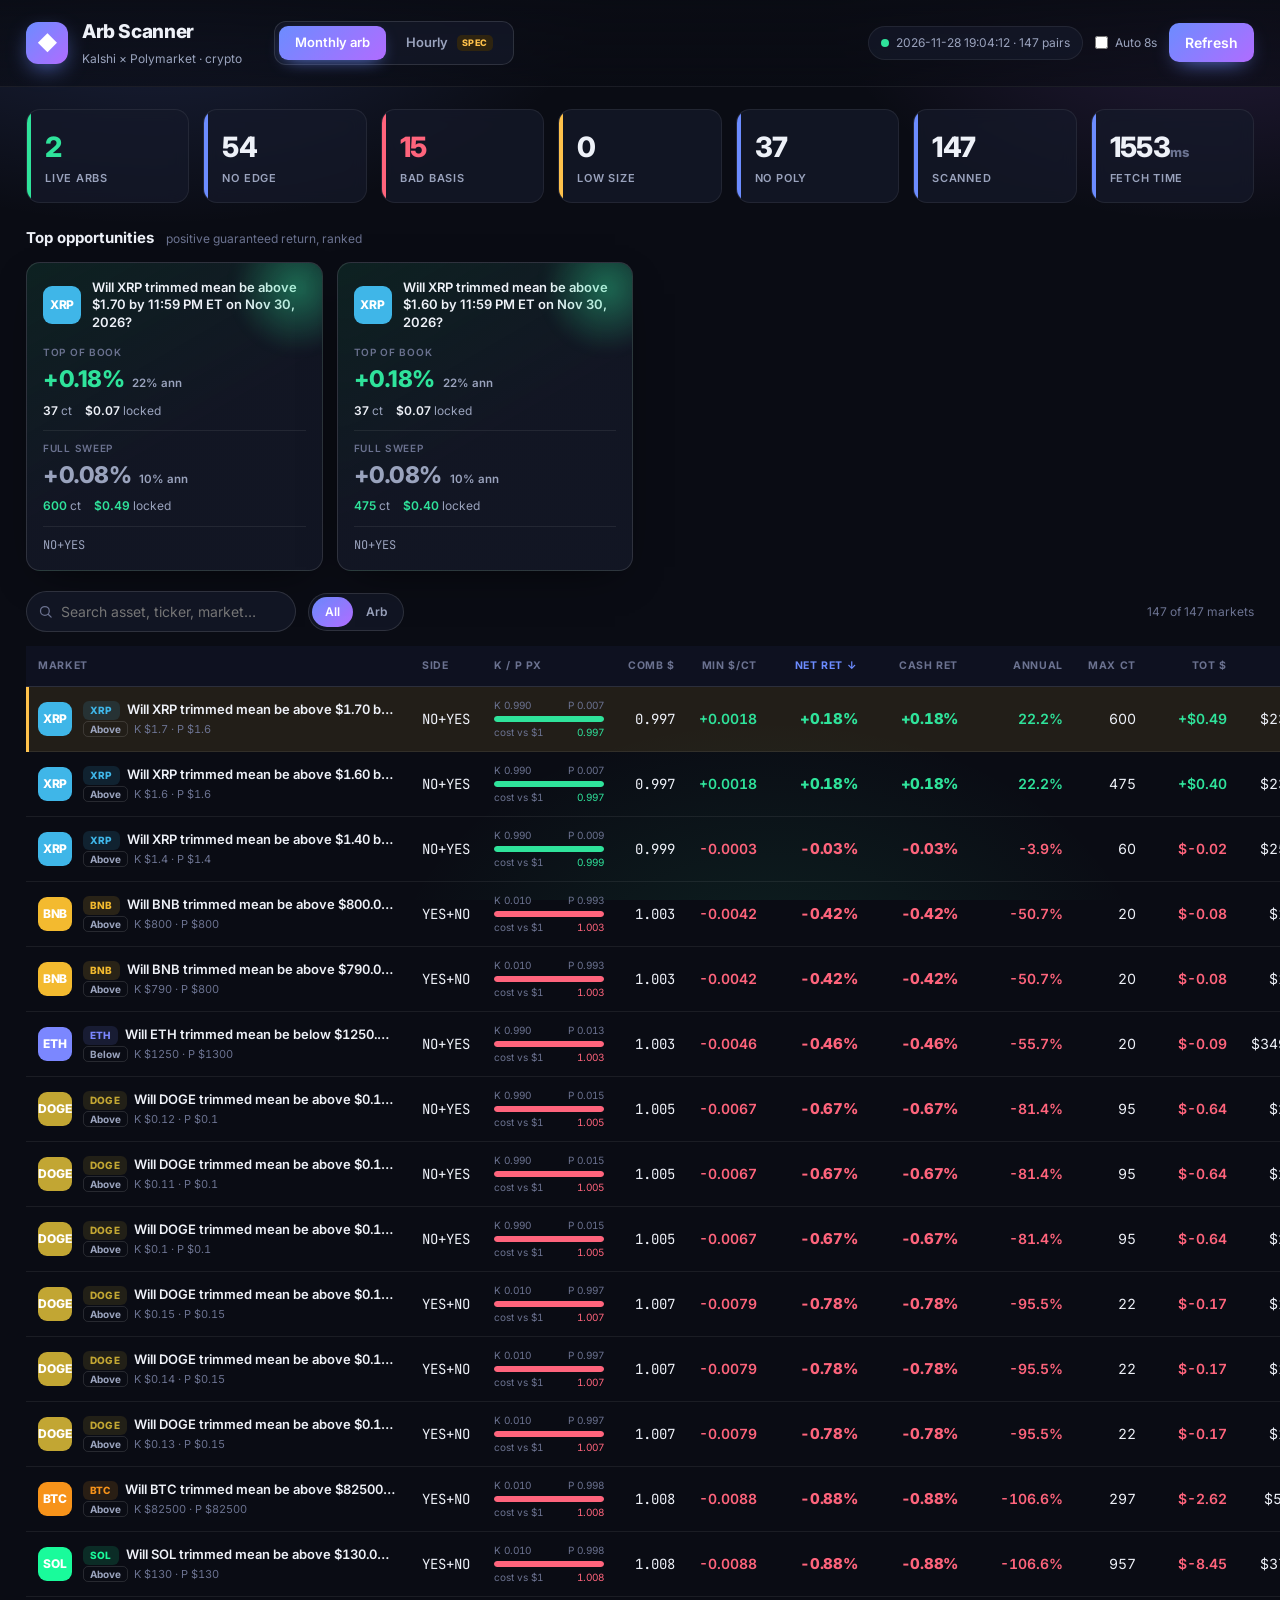
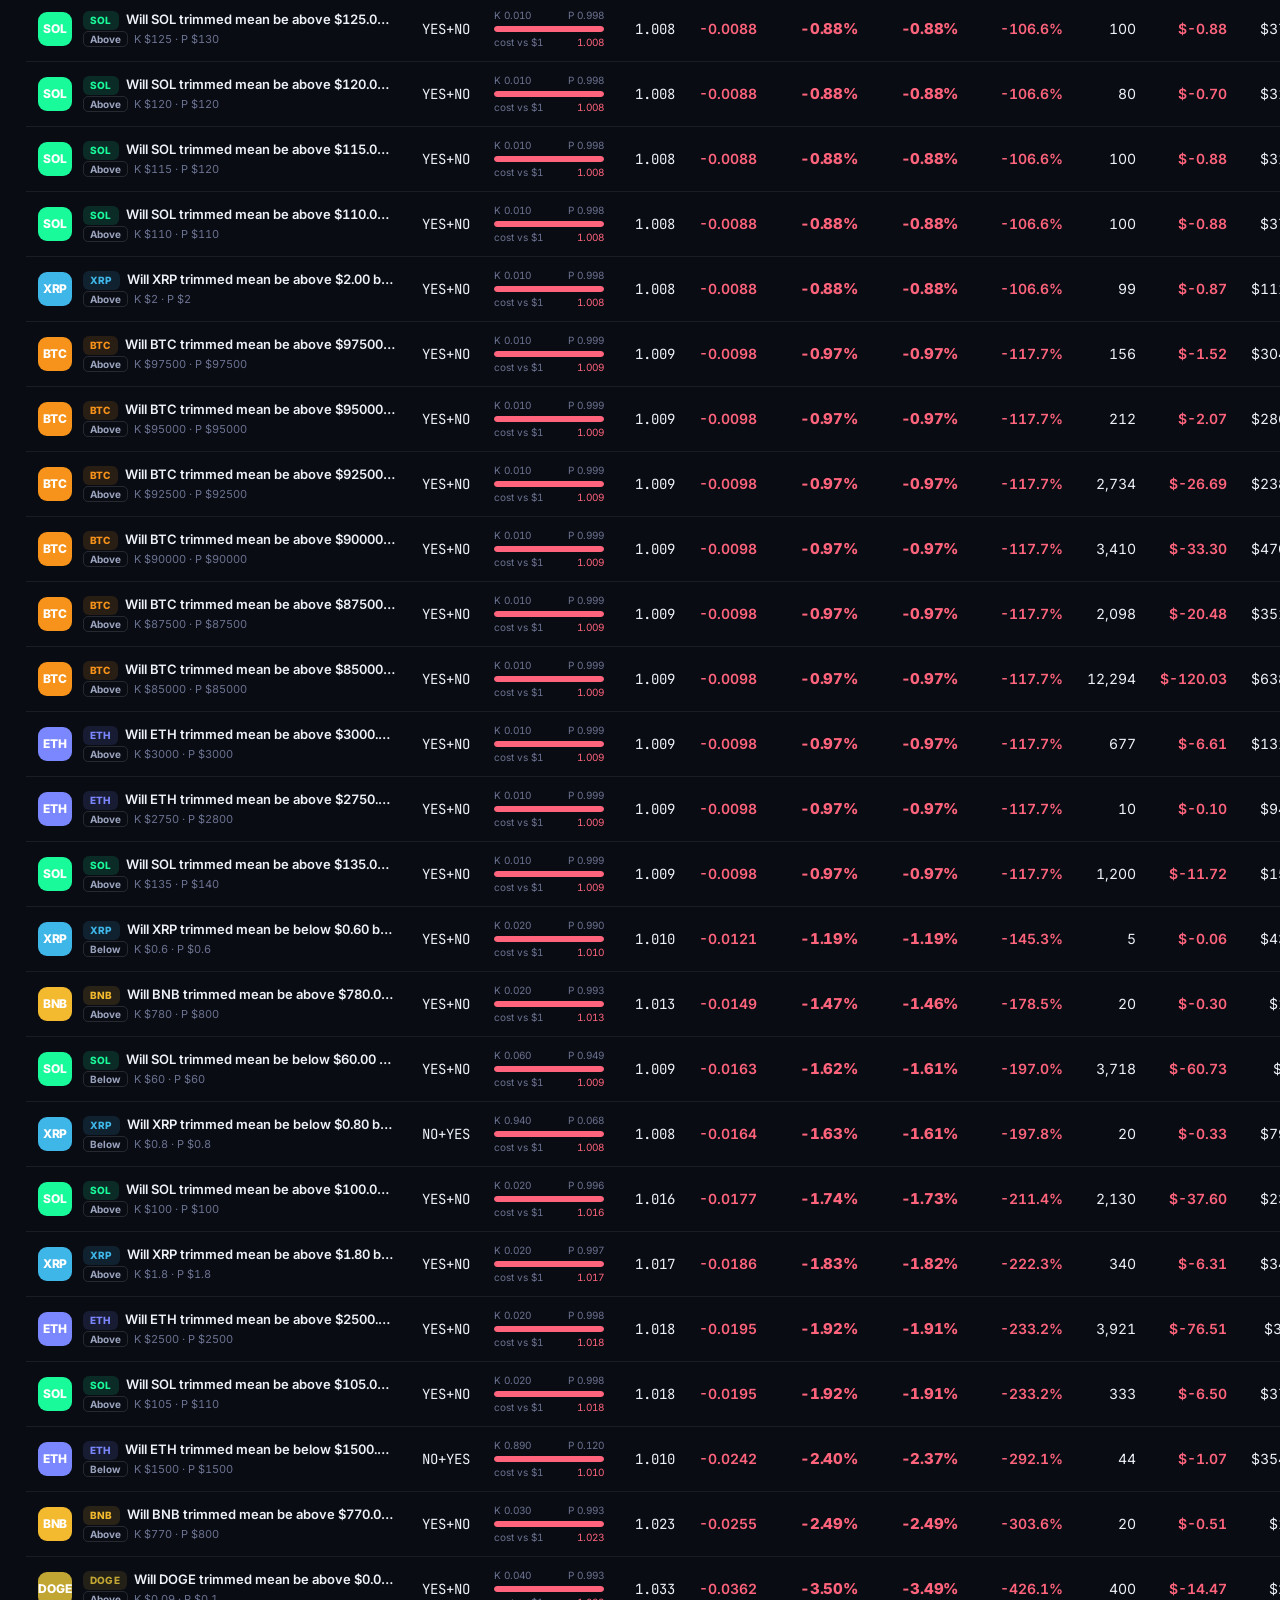
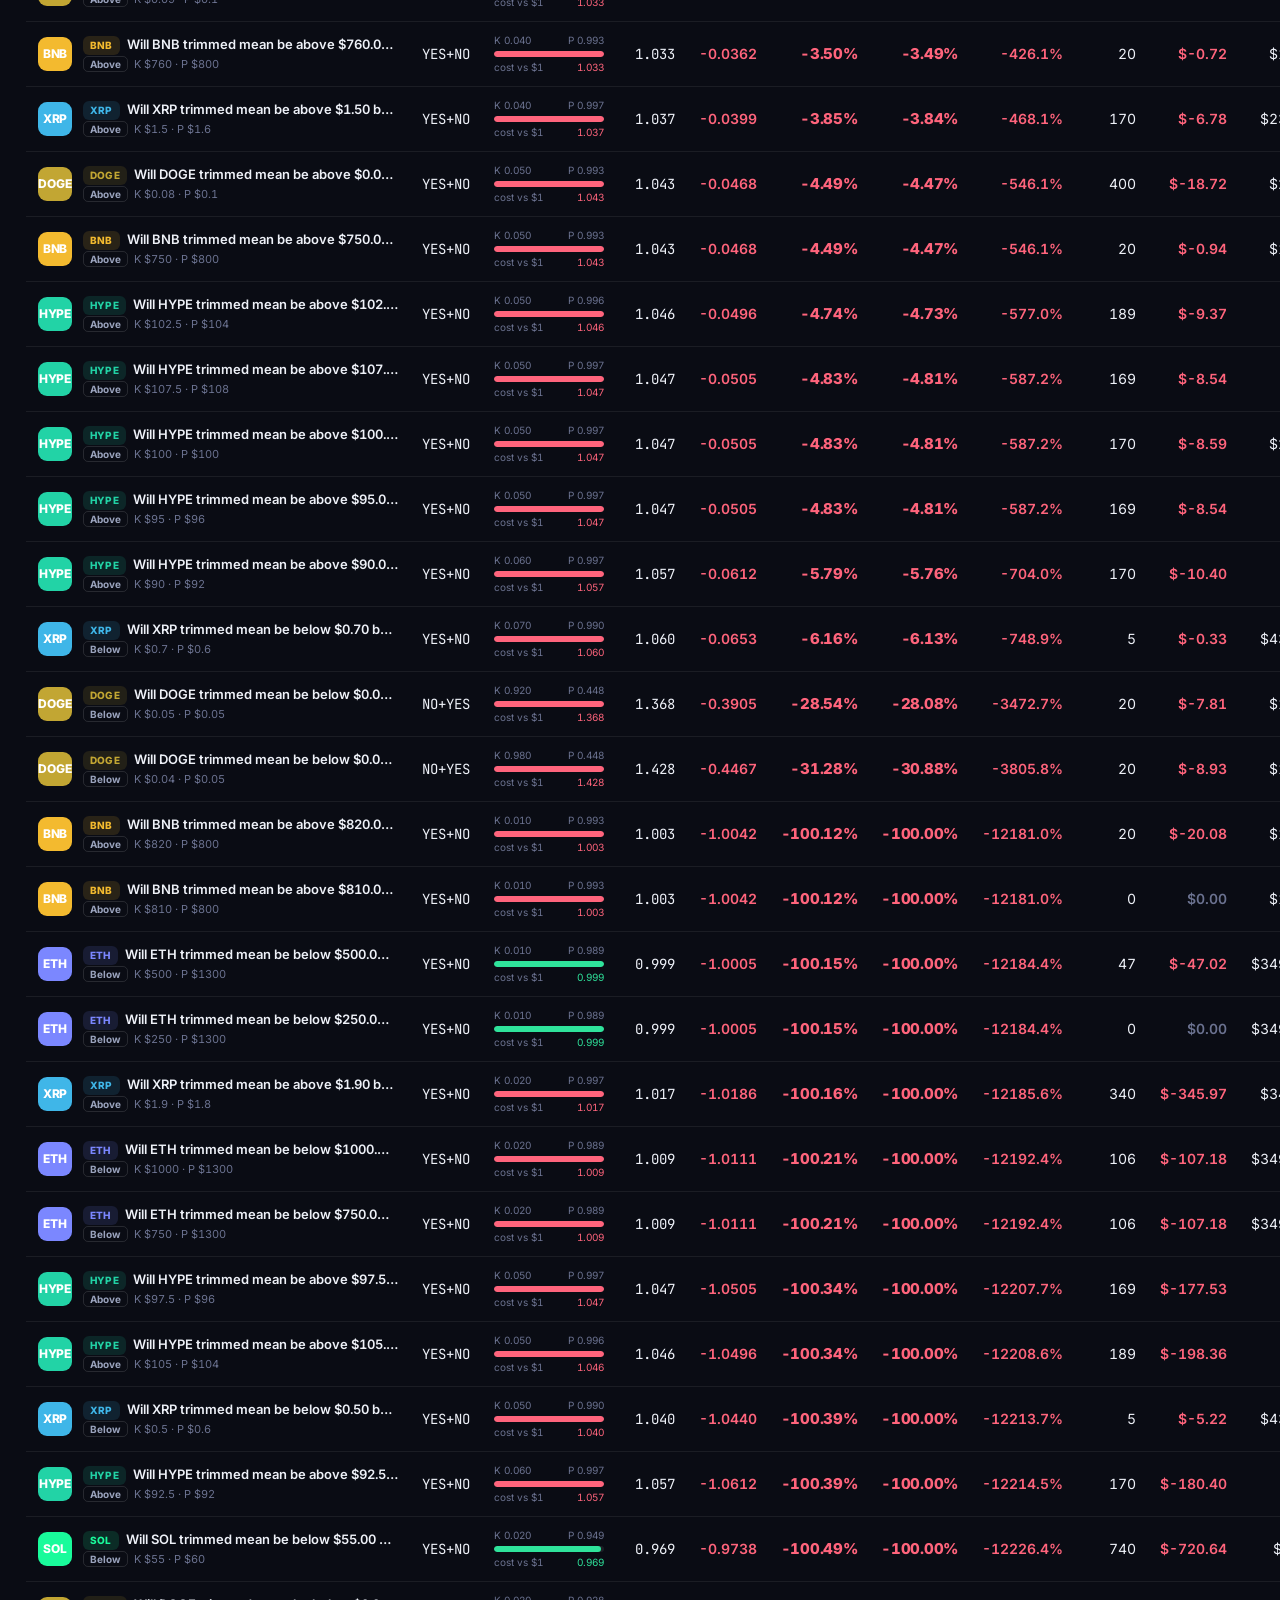
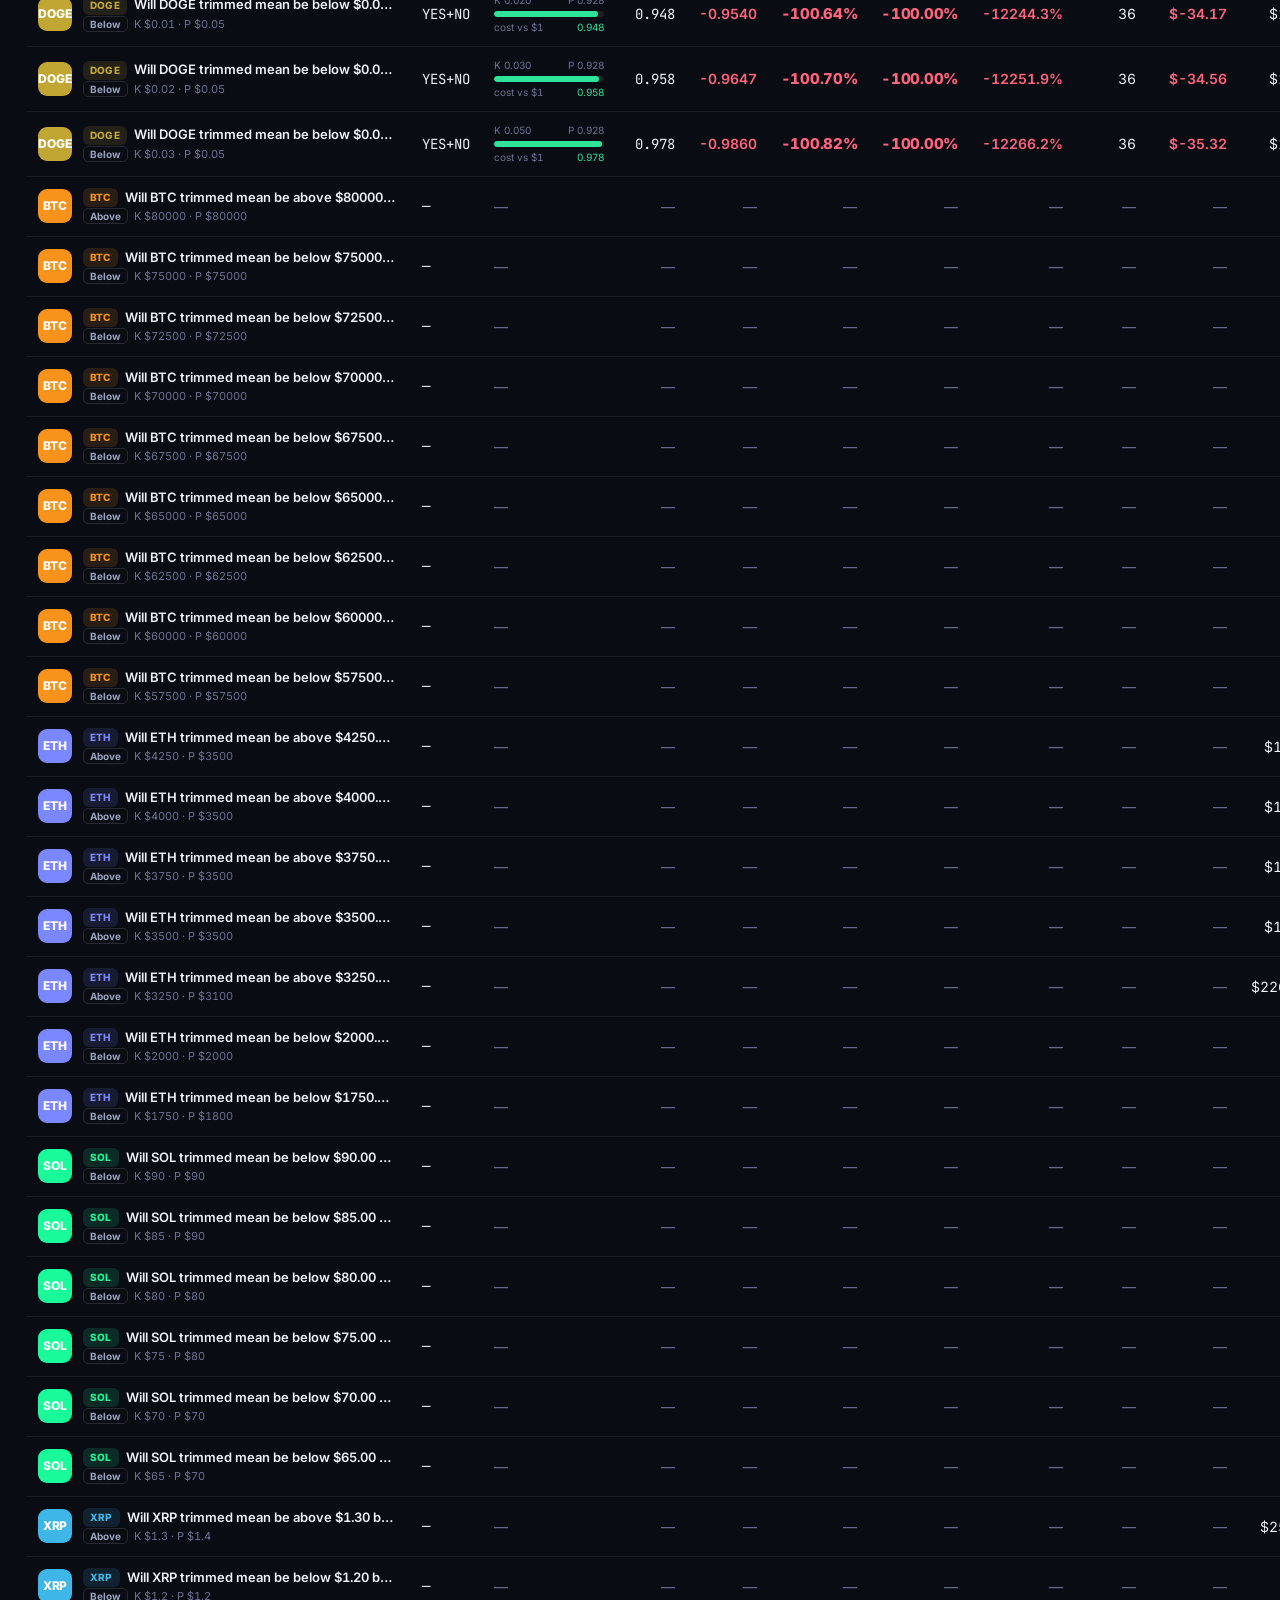
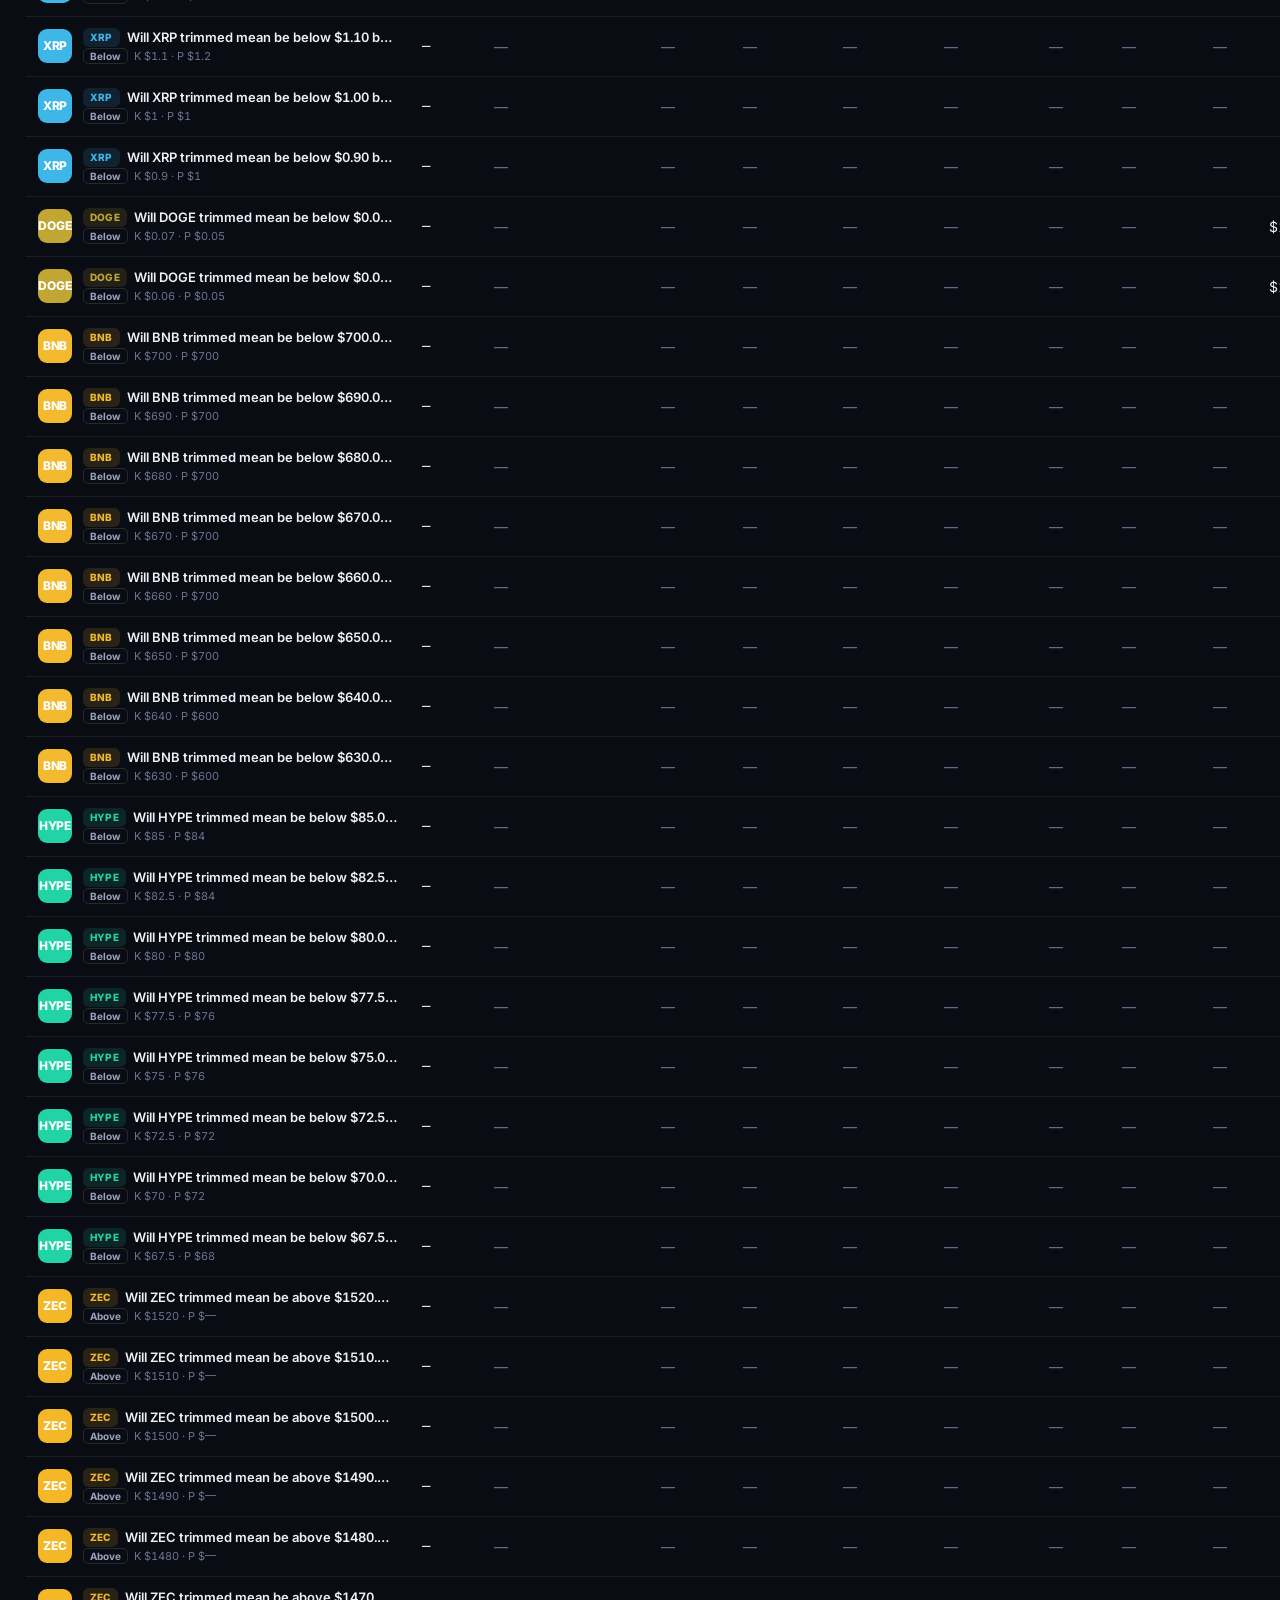
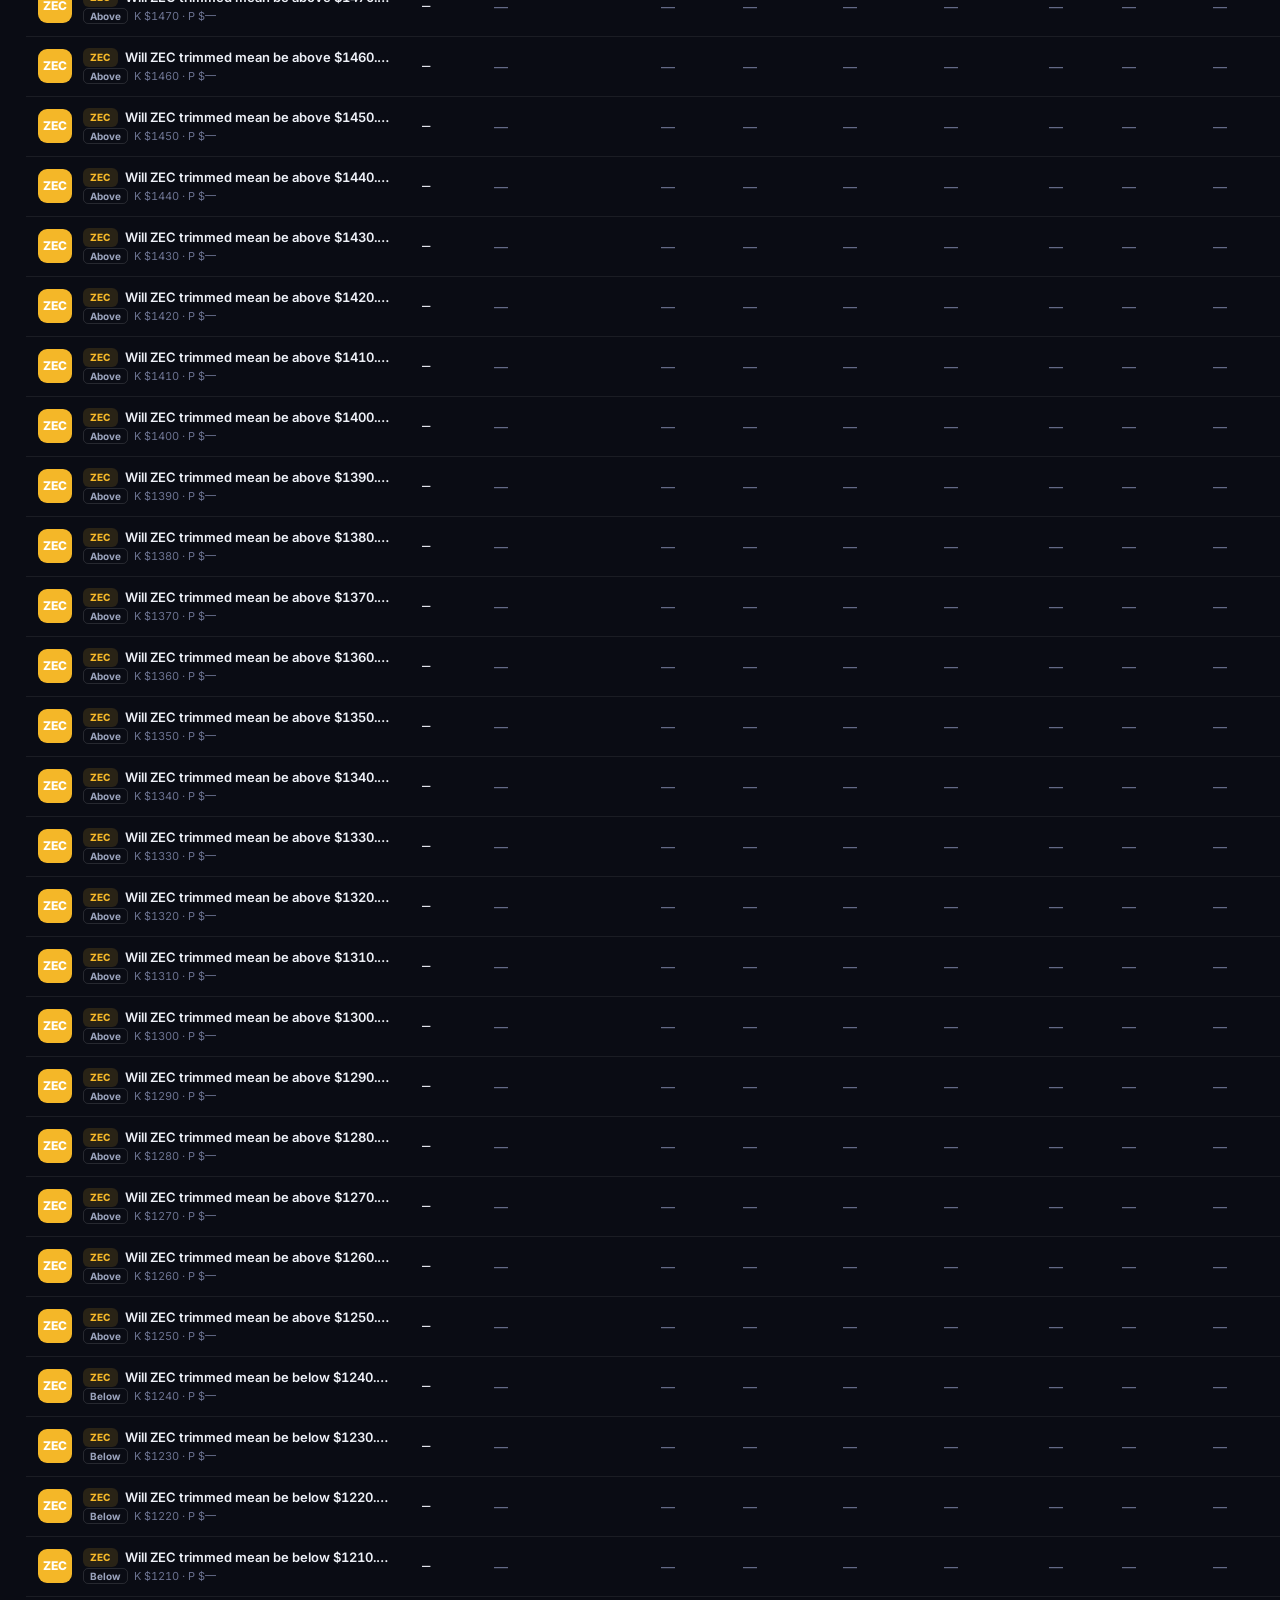
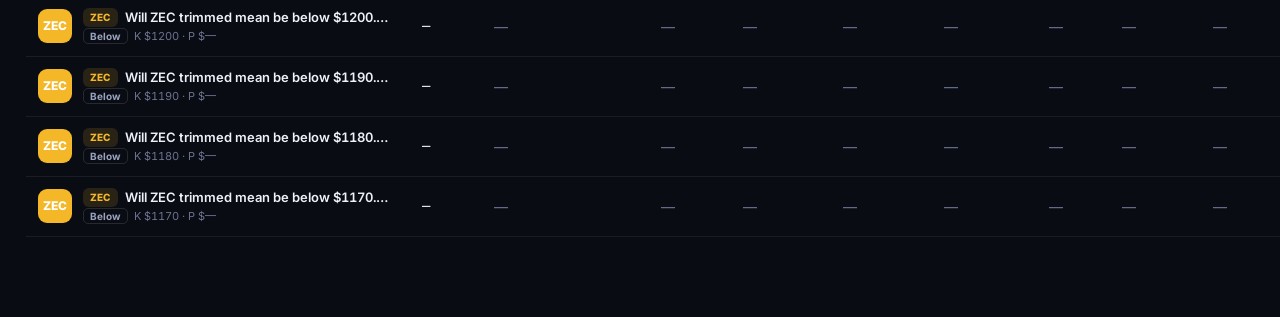
<file: docs/index.html>
<!DOCTYPE html>
<html lang="en">
<head>
<meta charset="utf-8">
<meta name="viewport" content="width=device-width, initial-scale=1">
<title>Arb Scanner · Kalshi × Polymarket</title>
<link rel="preconnect" href="https://fonts.googleapis.com">
<link rel="preconnect" href="https://fonts.gstatic.com" crossorigin>
<link href="https://fonts.googleapis.com/css2?family=Inter:wght@400;500;600;700;800&family=JetBrains+Mono:wght@500;600&display=swap" rel="stylesheet">
<link rel="stylesheet" href="style.css">
</head>
<body>
<div class="aurora"></div>

<header>
  <div class="brand">
    <div class="logo">◆</div>
    <div>
      <h1>Arb&nbsp;Scanner</h1>
      <span class="sub">Kalshi&nbsp;×&nbsp;Polymarket · crypto</span>
    </div>
    <div class="tabs" id="tabs">
      <button data-m="monthly" class="on">Monthly&nbsp;arb</button>
      <button data-m="hourly">Hourly&nbsp;<span class="spec">spec</span></button>
    </div>
  </div>
  <div class="actions">
    <div class="live"><span class="dot"></span><span id="meta">connecting…</span></div>
    <label class="auto"><input type="checkbox" id="auto"><span>Auto&nbsp;8s</span></label>
    <button id="refresh" class="primary"><span class="bspin"></span><span class="blabel">Refresh</span></button>
  </div>
</header>

<div id="hbanner" class="hbanner" hidden>
  <div class="hb-ico">⚠</div>
  <div class="hb-txt">
    <b>Speculative — not a locked arb.</b> Kalshi settles on CF&nbsp;Benchmarks,
    Polymarket on Binance. Different feeds &amp; the discrete-strike gap mean
    legs can both lose. Live Binance↔CF divergence:
    <span id="hbDiv" class="hb-div">—</span>
  </div>
</div>

<section id="summary" class="summary"></section>

<section id="hero" class="hero" hidden>
  <div class="hero-head"><h2>Top opportunities</h2><span class="muted">positive guaranteed return, ranked</span></div>
  <div id="heroCards" class="hero-cards"></div>
</section>

<section class="toolbar">
  <div class="search">
    <svg viewBox="0 0 24 24" width="15" height="15"><path d="M21 21l-4.3-4.3M11 18a7 7 0 1 1 0-14 7 7 0 0 1 0 14Z" fill="none" stroke="currentColor" stroke-width="2" stroke-linecap="round"/></svg>
    <input type="search" id="search" placeholder="Search asset, ticker, market…">
  </div>
  <div class="seg" id="statusSeg">
    <button data-s="" class="on">All</button>
    <button data-s="ARB">Arb</button>
  </div>
  <span class="count" id="rowCount"></span>
</section>

<main>
  <table id="grid">
    <thead><tr id="head"></tr></thead>
    <tbody id="body"></tbody>
  </table>
  <div id="empty" class="empty" hidden>
    <div class="empty-art">◇</div>
    <p>No markets match the current filters.</p>
  </div>
</main>





<div id="assignModal" class="modal" hidden>
  <div class="card asg-card">
    <div class="tk-top">
      <h2 id="asgTitle">Assign lots</h2>
      <button id="asgClose" class="ghost tk-x" aria-label="Close">✕</button>
    </div>
    <p class="hint" id="asgHint"></p>
    <div id="asgBody"></div>
    <div class="tk-foot">
      <button id="asgSave" class="primary">Save assignments</button>
      <button id="asgReset" class="ghost">Reset to auto (FIFO)</button>
      <button id="asgCancel" class="ghost">Cancel</button>
    </div>
  </div>
</div>

<div id="toast" class="toast" hidden></div>
<script src="app.js"></script>
</body>
</html>
</file>
<file: docs/style.css>
:root {
  --bg: #0a0c14; --bg2: #0e1120; --panel: rgba(22,26,42,.72);
  --panel-solid: #161a2a; --line: rgba(255,255,255,.07);
  --line2: rgba(255,255,255,.12);
  --txt: #eef1f8; --dim: #9aa3bd; --faint: #6b7290;
  --accent: #6c8cff; --accent2: #b06cff;
  --good: #2fe39b; --good-d: #0c2c22; --warn: #ffc24b; --warn-d: #2e2410;
  --bad: #ff647c; --bad-d: #2c1420; --info: #4cc9f0;
  --r: 14px; --shadow: 0 14px 40px -18px rgba(0,0,0,.7);
}
* { box-sizing: border-box; margin: 0; padding: 0; }
/* The HTML `hidden` attribute must always win, even over display:grid/flex. */
[hidden] { display: none !important; }
html { scroll-behavior: smooth; }
body {
  background: var(--bg); color: var(--txt); min-height: 100vh;
  font: 14px/1.5 "Inter", -apple-system, BlinkMacSystemFont, sans-serif;
  -webkit-font-smoothing: antialiased; padding-bottom: 80px;
}
.mono { font-family: "JetBrains Mono", ui-monospace, Menlo, monospace; }

/* ambient gradient wash */
.aurora {
  position: fixed; inset: 0; z-index: -1; pointer-events: none;
  background:
    radial-gradient(60vw 50vh at 12% -5%, rgba(108,140,255,.20), transparent 60%),
    radial-gradient(55vw 45vh at 95% 0%, rgba(176,108,255,.16), transparent 55%),
    radial-gradient(50vw 50vh at 60% 110%, rgba(47,227,155,.10), transparent 60%),
    var(--bg);
}

/* ---------- header ---------- */
header {
  display: flex; justify-content: space-between; align-items: center;
  /* Wrap rather than push the page wider: the brand + tabs + actions row needs
     ~1046px, so below that it was forcing a horizontal page scroll. */
  flex-wrap: wrap; row-gap: 10px;
  padding: 18px 26px; position: sticky; top: 0; z-index: 20;
  background: linear-gradient(180deg, rgba(10,12,20,.92), rgba(10,12,20,.6));
  backdrop-filter: blur(14px); border-bottom: 1px solid var(--line);
}
.brand { display: flex; align-items: center; gap: 14px; }
.logo {
  width: 42px; height: 42px; display: grid; place-items: center;
  font-size: 20px; border-radius: 12px; color: #fff;
  background: linear-gradient(135deg, var(--accent), var(--accent2));
  box-shadow: 0 8px 24px -8px var(--accent);
}
h1 { font-size: 19px; font-weight: 800; letter-spacing: -.02em; }
.brand .sub { color: var(--dim); font-size: 12px; }
.tabs { display: flex; gap: 4px; margin-left: 18px; padding: 4px;
  background: var(--panel); border: 1px solid var(--line2); border-radius: 12px; }
.tabs button { background: transparent; color: var(--dim); font-size: 13px;
  padding: 7px 16px; border-radius: 9px; display: flex; align-items: center; gap: 6px; }
.tabs button.on { color: #fff;
  background: linear-gradient(135deg, var(--accent), var(--accent2));
  box-shadow: 0 6px 18px -8px var(--accent); }
.tabs .spec { font-size: 9px; font-weight: 800; letter-spacing: .05em;
  padding: 1px 5px; border-radius: 5px; background: var(--warn-d);
  color: var(--warn); text-transform: uppercase; }
.tabs button.on .spec { background: rgba(255,255,255,.2); color: #fff; }

.hbanner { display: flex; gap: 14px; align-items: center; margin: 18px 26px 0;
  padding: 14px 18px; border-radius: var(--r);
  background: linear-gradient(135deg, rgba(255,194,75,.12), var(--panel));
  border: 1px solid rgba(255,194,75,.3); }
.hb-ico { font-size: 22px; color: var(--warn); }
.hb-txt { font-size: 13px; color: var(--dim); line-height: 1.5; }
.hb-txt b { color: var(--warn); }
.hb-div { font-weight: 700; font-family: "JetBrains Mono", monospace;
  color: var(--txt); padding: 1px 8px; border-radius: 6px;
  background: rgba(255,255,255,.06); }
.hb-div.hot { color: var(--bad); background: var(--bad-d); }
.actions { display: flex; align-items: center; gap: 12px; }
.live {
  display: flex; align-items: center; gap: 7px; color: var(--dim);
  font-size: 12px; padding: 7px 12px; border: 1px solid var(--line);
  border-radius: 999px; background: var(--panel);
}
.live .dot {
  width: 8px; height: 8px; border-radius: 50%; background: var(--good);
  box-shadow: 0 0 0 0 rgba(47,227,155,.6); animation: pulse 2s infinite;
}
@keyframes pulse {
  0% { box-shadow: 0 0 0 0 rgba(47,227,155,.55); }
  70% { box-shadow: 0 0 0 7px rgba(47,227,155,0); }
  100% { box-shadow: 0 0 0 0 rgba(47,227,155,0); }
}
.auto { display: flex; align-items: center; gap: 7px; color: var(--dim);
  font-size: 12px; user-select: none; cursor: pointer; }
.auto input { accent-color: var(--accent); }
button {
  font: inherit; font-weight: 600; cursor: pointer; border: 0;
  border-radius: 10px; padding: 9px 16px; transition: .16s;
}
.primary {
  color: #fff; background: linear-gradient(135deg, var(--accent), var(--accent2));
  display: inline-flex; align-items: center; gap: 8px;
  box-shadow: 0 8px 22px -10px var(--accent);
}
.primary:hover { transform: translateY(-1px); filter: brightness(1.08); }
.ghost { color: var(--txt); background: var(--panel); border: 1px solid var(--line2); }
.ghost:hover { border-color: var(--accent); color: #fff; }
button:disabled { opacity: .55; cursor: default; transform: none; }
.bspin { width: 13px; height: 13px; border-radius: 50%; display: none;
  border: 2px solid rgba(255,255,255,.35); border-top-color: #fff;
  animation: spin .7s linear infinite; }
.loading .bspin { display: inline-block; }
@keyframes spin { to { transform: rotate(360deg); } }

/* ---------- summary ---------- */
.summary {
  display: grid; grid-template-columns: repeat(auto-fit, minmax(150px, 1fr));
  gap: 14px; padding: 22px 26px 6px;
}
.stat {
  position: relative; overflow: hidden; border-radius: var(--r);
  border: 1px solid var(--line); background: var(--panel);
  backdrop-filter: blur(8px); padding: 16px 18px;
}
.stat::before {
  content: ""; position: absolute; left: 0; top: 0; bottom: 0; width: 4px;
  background: var(--accent);
}
.stat.s-arb::before { background: var(--good); }
.stat.s-bad::before { background: var(--bad); }
.stat.s-warn::before { background: var(--warn); }
.stat .n { font-size: 28px; font-weight: 800; letter-spacing: -.02em; }
.stat.s-arb .n { color: var(--good); }
.stat.s-bad .n { color: var(--bad); }
.stat .l { color: var(--dim); font-size: 11px; font-weight: 600;
  text-transform: uppercase; letter-spacing: .07em; margin-top: 2px; }
.stat .spark { color: var(--faint); font-size: 11px; margin-top: 6px; }

/* ---------- hero ---------- */
.hero { padding: 18px 26px 0; }
.hero-head { display: flex; align-items: baseline; gap: 12px; margin-bottom: 12px; }
.hero-head h2 { font-size: 15px; font-weight: 700; }
.muted { color: var(--faint); font-size: 12px; }
.hero-cards { display: grid; gap: 14px;
  grid-template-columns: repeat(auto-fill, minmax(280px, 1fr)); }
.hcard {
  position: relative; overflow: hidden; border-radius: var(--r);
  padding: 16px; border: 1px solid var(--line2);
  background: linear-gradient(150deg, rgba(47,227,155,.10), var(--panel) 55%);
  box-shadow: var(--shadow); transition: .18s; cursor: pointer;
}
.hcard:hover { transform: translateY(-3px); border-color: var(--good); }
.hcard .glow {
  position: absolute; right: -40px; top: -40px; width: 130px; height: 130px;
  background: radial-gradient(circle, rgba(47,227,155,.4), transparent 70%);
  filter: blur(6px);
}
.hcard .top { display: flex; align-items: center; gap: 11px; margin-bottom: 14px; }
.hcard .thumb { width: 38px; height: 38px; border-radius: 10px; }
.hcard .q { font-weight: 600; font-size: 13px; line-height: 1.35; }
.hcard .ret { font-size: 30px; font-weight: 800; color: var(--good);
  letter-spacing: -.02em; }
.hcard .meta { display: flex; gap: 16px; margin-top: 8px; color: var(--dim);
  font-size: 12px; }
.hcard .meta b { color: var(--txt); font-weight: 600; }
/* Hero card split: top-of-book row vs full-sweep row */
.hcard .hsplit { display: grid; gap: 10px; }
.hcard .hrow.sweep { border-top: 1px solid var(--line); padding-top: 10px; }
.hcard .hlbl { font-size: 10px; text-transform: uppercase; letter-spacing: .07em;
  color: var(--faint); font-weight: 600; margin-bottom: 2px; }
.hcard .hnum { display: flex; align-items: baseline; gap: 8px; }
.hcard .hsplit .ret { font-size: 23px; }
.hcard .hsub { font-size: 11.5px; color: var(--dim); font-weight: 600; }
.hcard .hrow.sweep .ret { color: var(--dim); }
.hcard .hrow.sweep .meta b { color: var(--good); }
.hcard .hnone { font-size: 11.5px; color: var(--faint); padding: 5px 0 2px; }
.hcard .hsplit .meta { margin-top: 5px; gap: 13px; }
.hcard .hfoot { margin-top: 11px; padding-top: 9px;
  border-top: 1px solid var(--line); font-size: 12px; color: var(--dim); }

.hcard.spec { background: linear-gradient(150deg, rgba(255,194,75,.12),
  var(--panel) 55%); }
.hcard.spec:hover { border-color: var(--warn); }
.hcard.spec .glow { background: radial-gradient(circle,
  rgba(255,194,75,.34), transparent 70%); }
.hcard.spec .ret { color: var(--warn); }
.warn-line { font-size: 11.5px; color: var(--warn); background: var(--warn-d);
  border-radius: 7px; padding: 7px 10px; margin: 10px 0; }

/* ---------- toolbar ---------- */
.toolbar {
  display: flex; align-items: center; gap: 12px; flex-wrap: wrap;
  padding: 20px 26px 14px;
}
.search { position: relative; display: flex; align-items: center; }
.search svg { position: absolute; left: 12px; color: var(--faint); }
.search input {
  background: var(--panel); border: 1px solid var(--line2); color: var(--txt);
  border-radius: 999px; padding: 9px 16px 9px 34px; min-width: 250px;
  font: inherit; outline: none;
}
.search input:focus { border-color: var(--accent); }
.seg { display: flex; background: var(--panel); border: 1px solid var(--line2);
  border-radius: 999px; padding: 3px; }
.seg button { background: transparent; color: var(--dim); padding: 6px 13px;
  border-radius: 999px; font-size: 12px; }
.seg button.on { color: #fff;
  background: linear-gradient(135deg, var(--accent), var(--accent2)); }
.chk { display: flex; align-items: center; gap: 7px; color: var(--dim);
  font-size: 12px; cursor: pointer; user-select: none; }
.chk input { accent-color: var(--accent); }
.toolbar .count { margin-left: auto; color: var(--faint); font-size: 12px; }

/* ---------- table ---------- */
main { padding: 0 26px; }
table { border-collapse: separate; border-spacing: 0; width: 100%;
  font-variant-numeric: tabular-nums; }
thead th {
  position: sticky; top: 79px; z-index: 5; background: var(--bg2);
  color: var(--faint); font-size: 10.5px; font-weight: 700;
  text-transform: uppercase; letter-spacing: .06em; text-align: right;
  padding: 12px 12px; cursor: pointer; user-select: none; white-space: nowrap;
  border-bottom: 1px solid var(--line2);
}
thead th:first-child, thead th.l { text-align: left; }
thead th:hover { color: var(--txt); }
thead th.sorted, thead th.asc { color: var(--accent); }
thead th.sorted::after { content: " ↓"; }
thead th.asc::after { content: " ↑"; }
tbody td {
  padding: 11px 12px; text-align: right; white-space: nowrap;
  border-bottom: 1px solid var(--line); }
tbody td.l { text-align: left; }
tbody tr.r { cursor: pointer; transition: background .12s; }
tbody tr.r:hover { background: rgba(255,255,255,.035); }
tbody tr.r.open { background: rgba(108,140,255,.07); }
/* favorable-basis arb (guaranteed arb + double-win strike gap) — gold "bonus" row */
tbody tr.r.arb-fav { background: rgba(255,194,75,.10);
  box-shadow: inset 3px 0 0 0 var(--warn); }
tbody tr.r.arb-fav:hover,
tbody tr.r.arb-fav.open { background: rgba(255,194,75,.17); }

.mkt { display: flex; align-items: center; gap: 11px; max-width: 360px; }
.thumb, .badge {
  width: 34px; height: 34px; border-radius: 9px; flex-shrink: 0;
  object-fit: cover; background: var(--panel-solid);
}
.badge { display: grid; place-items: center; font-weight: 800; font-size: 12px;
  color: #fff; letter-spacing: -.02em; }
.mkt .info { min-width: 0; }
.mkt .qa { display: flex; align-items: center; gap: 7px; }
.mkt .q { font-weight: 600; font-size: 13px; overflow: hidden;
  text-overflow: ellipsis; white-space: nowrap; max-width: 270px; }
.mkt .sub { color: var(--faint); font-size: 11px; margin-top: 1px; }
.achip { font-size: 10px; font-weight: 800; padding: 2px 7px; border-radius: 6px;
  letter-spacing: .02em; flex-shrink: 0; }
.dir { font-size: 10px; font-weight: 700; color: var(--dim);
  border: 1px solid var(--line2); padding: 1px 6px; border-radius: 5px; }

.pricebar { display: flex; flex-direction: column; gap: 3px; min-width: 110px; }
.pricebar .track { height: 6px; border-radius: 3px; background: rgba(255,255,255,.08);
  position: relative; overflow: hidden; }
.pricebar .fill { position: absolute; inset: 0 auto 0 0; border-radius: 3px;
  background: linear-gradient(90deg, var(--accent), var(--accent2)); }
.pricebar .lbl { display: flex; justify-content: space-between;
  font-size: 10px; color: var(--faint); }

.num { font-weight: 600; }
.pos { color: var(--good); } .neg { color: var(--bad); }
.big { font-size: 15px; font-weight: 800; letter-spacing: -.02em; }
.dimv { color: var(--faint); }

.pill { display: inline-flex; align-items: center; gap: 5px; padding: 4px 10px;
  border-radius: 999px; font-size: 11px; font-weight: 700; }
.pill::before { content: ""; width: 6px; height: 6px; border-radius: 50%;
  background: currentColor; }
.pill.ARB { color: var(--good); background: var(--good-d);
  box-shadow: 0 0 14px -3px rgba(47,227,155,.5); }
.pill.NOARB { color: var(--warn); background: var(--warn-d); }
.pill.BADBASIS { color: var(--bad); background: var(--bad-d); }
.pill.LOWSIZE { color: var(--info); background: rgba(76,201,240,.12); }
.pill.NODATA, .pill.NOPAIR { color: var(--faint); background: rgba(255,255,255,.05); }
.pill.NOPOLY, .pill.NOKALSHI { color: var(--warn); background: var(--warn-d); }

/* ---------- detail drawer ---------- */
tr.detail td { padding: 0; border-bottom: 1px solid var(--line); }
.drawer { display: grid; grid-template-columns: 1.1fr 1fr 1fr; gap: 18px;
  padding: 20px 22px; background: linear-gradient(180deg,
    rgba(108,140,255,.06), transparent); animation: slide .22s ease; }
@keyframes slide { from { opacity: 0; transform: translateY(-6px); } }
.vcard { border: 1px solid var(--line); border-radius: 12px; padding: 16px;
  background: var(--panel); }
.vcard h4 { font-size: 11px; text-transform: uppercase; letter-spacing: .08em;
  color: var(--dim); margin-bottom: 10px; display: flex; align-items: center;
  gap: 8px; }
.vcard h4 .tag { font-size: 10px; padding: 2px 7px; border-radius: 5px;
  color: #fff; font-weight: 700; }
.tag.k { background: #5b6cff; } .tag.p { background: #00c2a8; }
.tag.i { background: #e08b3c; }
.expb { font-size: 9px; font-weight: 700; padding: 1px 5px; border-radius: 4px;
  text-transform: uppercase; letter-spacing: .3px; white-space: nowrap; }
.expb.won { background: #16c78422; color: #16c784; }
.expb.lost { background: #ef535022; color: #ef5350; }
.expb.pend { background: #e0a93b22; color: #e0a93b; }
.vcard .title { font-weight: 600; font-size: 13px; line-height: 1.4;
  margin-bottom: 10px; }
.vcard img.hero-img { width: 100%; max-height: 120px; object-fit: cover;
  border-radius: 9px; margin-bottom: 10px; }
.vcard .desc { color: var(--dim); font-size: 12px; line-height: 1.55;
  max-height: 130px; overflow: auto; }
.legs { display: flex; gap: 10px; margin-bottom: 12px; }
.leg { flex: 1; background: rgba(255,255,255,.04); border-radius: 9px;
  padding: 9px 11px; }
.leg .k { color: var(--faint); font-size: 10px; text-transform: uppercase;
  letter-spacing: .05em; }
.leg .v { font-weight: 700; font-size: 15px; margin-top: 2px; }
.kv { display: grid; grid-template-columns: 1fr auto; gap: 7px 14px;
  font-size: 12px; }
.kv .k { color: var(--dim); }
.kv .v { font-weight: 600; text-align: right; }
.scen { display: flex; gap: 8px; margin: 12px 0 4px; }
.scen .b { flex: 1; text-align: center; border-radius: 9px; padding: 10px 6px;
  background: rgba(255,255,255,.04); border: 1px solid var(--line); }
.scen .b .t { font-size: 10px; color: var(--faint); text-transform: uppercase;
  letter-spacing: .05em; }
.scen .b .x { font-weight: 800; font-size: 15px; margin-top: 3px; }

.empty { text-align: center; padding: 70px 20px; color: var(--faint); }
.empty-art { font-size: 40px; opacity: .4; margin-bottom: 10px; }

/* ---------- modal / toast ---------- */
.modal { position: fixed; inset: 0; z-index: 40; display: grid;
  place-items: center; background: rgba(4,6,12,.7); backdrop-filter: blur(4px); }
.modal .card { width: 360px; background: var(--panel-solid);
  border: 1px solid var(--line2); border-radius: 16px; padding: 24px;
  box-shadow: var(--shadow); }
.modal h2 { font-size: 17px; }
.modal .hint { color: var(--dim); font-size: 12px; margin: 4px 0 16px; }
.modal label { display: flex; justify-content: space-between; align-items: center;
  gap: 12px; margin: 10px 0; color: var(--dim); font-size: 13px; }
.modal input { width: 120px; background: var(--bg2); border: 1px solid var(--line2);
  color: var(--txt); border-radius: 8px; padding: 7px 10px; font: inherit; }
.modal input:focus { outline: none; border-color: var(--accent); }

/* ---- Order-book depth walk (monthly scanner detail drawer) ---- */
.depth { margin-top: 14px; border-top: 1px solid var(--line); padding-top: 12px; }
.depth-h { font-size: 12px; color: var(--dim); margin-bottom: 8px; }
.depth-t { width: 100%; border-collapse: collapse; font-size: 12px;
  font-variant-numeric: tabular-nums; }
.depth-t th { color: var(--faint); font-weight: 500; text-align: right;
  padding: 3px 0 5px; font-size: 11px; text-transform: uppercase;
  letter-spacing: .05em; }
.depth-t th:first-child, .depth-t td:first-child { text-align: left; }
.depth-t td { text-align: right; padding: 3px 0; }
.depth-t tr + tr td { border-top: 1px solid var(--line); }
.depth-f { color: var(--faint); font-size: 11.5px; margin-top: 8px;
  line-height: 1.5; }

/* ---- Prepare-trade button + preview ticket (read-only) ---- */
.prep-row { display: flex; align-items: center; gap: 10px; margin-top: 12px; }
.prep-btn { background: linear-gradient(180deg, var(--accent), #4d63d8);
  color: #fff; border: none; border-radius: 9px; padding: 8px 14px;
  font: 600 13px/1 "Inter", sans-serif; cursor: pointer; letter-spacing: .01em; }
.prep-btn:hover { filter: brightness(1.08); }
.prep-hint { color: var(--faint); font-size: 11.5px; }

.modal .tk-card { width: 472px; max-width: 94vw; }
.tk-top { display: flex; align-items: center; justify-content: space-between; }
.tk-top h2 { display: flex; align-items: center; gap: 9px; }
.tk-badge { font: 700 10px/1 "Inter", sans-serif; letter-spacing: .08em;
  color: #e0a93b; background: #e0a93b22; border: 1px solid #e0a93b55;
  padding: 4px 7px; border-radius: 6px; }
.tk-x { padding: 4px 9px; font-size: 14px; }
.tk-banner { background: #e0a93b14; border: 1px solid #e0a93b33; color: var(--dim);
  border-radius: 9px; padding: 9px 11px; font-size: 12px; margin: 12px 0 14px; }
.tk-banner b { color: var(--txt); }
.tk-head { display: flex; align-items: center; gap: 10px; font-size: 12px;
  margin-bottom: 10px; }
.tk-orders { display: flex; flex-direction: column; gap: 7px; }
.tk-order { display: flex; align-items: center; gap: 9px; padding: 9px 11px;
  background: var(--bg2); border: 1px solid var(--line); border-radius: 10px; }
.tk-buy { font-weight: 700; font-size: 11px; letter-spacing: .05em; color: var(--dim); }
.tk-sz { font-family: "JetBrains Mono", monospace; font-size: 12.5px; }
.tk-px { margin-left: auto; font-family: "JetBrains Mono", monospace; font-size: 12px; }
.tk-cost { min-width: 78px; text-align: right; font-family: "JetBrains Mono", monospace;
  font-weight: 600; }
.tk-stats { display: grid; grid-template-columns: 1fr 1fr; gap: 6px 18px;
  margin: 14px 0 4px; }
.tk-stat { display: flex; align-items: baseline; justify-content: space-between;
  gap: 10px; font-size: 12.5px; border-bottom: 1px dashed var(--line); padding: 5px 0; }
.tk-stat > span { color: var(--dim); }
.tk-stat > b { font-family: "JetBrains Mono", monospace; font-weight: 600; }
.tk-warn { margin: 12px 0 2px; padding-left: 18px; color: #e0a93b;
  font-size: 12px; line-height: 1.5; }
.tk-controls { display: flex; gap: 16px; margin: 16px 0 6px; }
.tk-controls label { flex: 1; display: flex; flex-direction: column; gap: 5px;
  font-size: 12px; color: var(--dim); }
.tk-controls input { width: 100%; background: var(--bg2); border: 1px solid var(--line2);
  color: var(--txt); border-radius: 8px; padding: 7px 9px; font-size: 13px; }
.tk-controls input:focus { outline: none; border-color: var(--accent); }
.tk-foot { display: flex; flex-direction: column; gap: 7px; margin-top: 14px;
  padding-top: 14px; border-top: 1px solid var(--line); }
.tk-confirm[disabled] { opacity: .5; cursor: not-allowed;
  background: var(--bg2); color: var(--dim); border: 1px solid var(--line2); }
/* live (real-money) Confirm + Place buttons */
.tk-live { color: #fff; background: linear-gradient(135deg, #ff647c, #c0392b);
  box-shadow: 0 8px 22px -10px var(--bad); display: inline-flex;
  align-items: center; justify-content: center; gap: 8px; }
.tk-live:hover:not([disabled]) { transform: translateY(-1px); filter: brightness(1.08); }
.tk-live[disabled] { opacity: .45; cursor: not-allowed; box-shadow: none;
  filter: grayscale(.5); }
/* Poly hedge button (second leg) — violet accent to distinguish from Kalshi-live red */
.tk-poly { border: 1px solid var(--accent2); color: #d9c2ff; }
.tk-poly:hover:not([disabled]) { background: #b06cff1a; color: #fff; }
/* Poly confirmation panel variant */
.tk-live-panel.poly { border-color: var(--accent2); background: #b06cff14; }
.tk-live-panel.poly .tk-live-hd { color: var(--accent2); }
/* live confirmation panel (rendered into #tkExec by liveConfirm) */
.tk-live-panel { border: 1px solid var(--bad); background: var(--bad-d);
  border-radius: 10px; padding: 12px; }
.tk-live-panel.demo { border-color: var(--info); background: #0e2530; }
.tk-live-hd { font-weight: 800; letter-spacing: .3px; margin-bottom: 8px;
  color: var(--bad); }
.tk-live-panel.demo .tk-live-hd { color: var(--info); }
.tk-live-confirm { display: flex; gap: 8px; margin-top: 11px; }
.tk-live-confirm input { flex: 1; background: var(--bg2); border: 1px solid var(--line2);
  color: var(--txt); border-radius: 8px; padding: 8px 10px; font-size: 13px;
  letter-spacing: 2px; text-transform: uppercase; }
.tk-live-confirm input:focus { outline: none; border-color: var(--bad); }
.tk-banner.placed { background: var(--good-d); border-color: var(--good); }
.tk-banner.placed b { color: var(--good); }
.tk-banner.failed { background: var(--bad-d); border-color: var(--bad); }
.tk-banner.failed b { color: var(--bad); }
.tk-foot-note { color: var(--faint); font-size: 11px; text-align: center; }
.tk-load, .tk-err { padding: 22px 6px; text-align: center; color: var(--dim);
  font-size: 13px; }
.tk-err { color: var(--bad); }
.modal .row { display: flex; gap: 10px; margin-top: 20px; }
.modal .row button { flex: 1; }
.toast { position: fixed; bottom: 24px; left: 50%; transform: translateX(-50%);
  z-index: 50; background: var(--panel-solid); border: 1px solid var(--line2);
  color: var(--txt); padding: 12px 20px; border-radius: 12px;
  box-shadow: var(--shadow); font-size: 13px; font-weight: 500;
  animation: slide .2s ease; }
.toast.err { border-color: var(--bad); color: var(--bad); }
.toast.ok { border-color: var(--good); }

/* ---------- positions ---------- */
.positions { padding: 22px 26px 60px; }
.stat.stat-lg { border-width: 1px 1px 1px 4px;
  background: linear-gradient(135deg, rgba(108,140,255,.10), var(--panel)); }
.stat.stat-lg .n { font-size: 32px; }
.stat.stat-lg .l { color: var(--txt); }
.stat .stat-sub { font-size: 14px; font-weight: 700; margin-top: 2px; }
.postoolbar { display: flex; align-items: center; gap: 14px; margin: 16px 0; }
.posseg { display: flex; }
.pos-note { font-size: 12px; }
.vstack { display: flex; flex-direction: column; gap: 16px; }
.vcard .vc-head { display: flex; justify-content: space-between;
  align-items: center; margin-bottom: 12px; }
.vc-tot { font-size: 18px; font-weight: 800; letter-spacing: -.02em; }
.vcard.setup { border-style: dashed; }
.vcard.setup p { color: var(--dim); font-size: 13px; margin: 8px 0; }
.vcard.setup pre { background: var(--bg2); border: 1px solid var(--line);
  border-radius: 8px; padding: 12px; font: 12px/1.5 "JetBrains Mono", monospace;
  color: var(--txt); overflow-x: auto; }
.vcard code { background: var(--bg2); padding: 1px 6px; border-radius: 5px;
  font: 12px "JetBrains Mono", monospace; color: var(--accent); }
.ptbl { width: 100%; border-collapse: separate; border-spacing: 0;
  font-variant-numeric: tabular-nums; }
.ptbl th { text-align: right; color: var(--faint); font-size: 10.5px;
  font-weight: 700; text-transform: uppercase; letter-spacing: .05em;
  padding: 8px 10px; border-bottom: 1px solid var(--line2); }
.ptbl th.l { text-align: left; }
.ptbl td { text-align: right; padding: 10px; border-bottom: 1px solid var(--line);
  white-space: nowrap; }
.ptbl td.l { text-align: left; }
.ptbl tr:hover td { background: rgba(255,255,255,.03); }
.ptbl .mkt .q { max-width: 340px; }
/* The paired table runs 10 columns. Scroll it inside its own card instead of
   letting the PAGE scroll sideways (body overflow was hitting 1578px).
   BUT an overflow container changes what `position: sticky` sticks to, and
   .ptbl th is sticky at top:79px so it pins under the page header. Inside a
   scroll box it pinned 79px from the CARD top instead — i.e. underneath the
   first data row. So only become a scroll container at widths where the table
   genuinely doesn't fit, and drop the offset to 0 there so the header still
   renders in the right place. */
@media (max-width: 1279px) {
  .ptbl-wrap { overflow-x: auto; }
  .ptbl-wrap .ptbl th { top: 0; }
}
/* Poly slugs are ~45 chars of boilerplate and were eating 488px of table width
   on their own. Truncate on screen; the full ref stays on the title tooltip. */
.leg2 .ref { max-width: 150px; overflow: hidden; text-overflow: ellipsis;
  white-space: nowrap; }
.ptbl .gu-ann { display: block; line-height: 1.3; }
/* 10 columns need every pixel — trim the generous default cell padding so the
   table fits a 1280px window outright rather than scrolling inside its card. */
.ptbl-wrap .ptbl th, .ptbl-wrap .ptbl td { padding-left: 7px; padding-right: 7px; }
.ptbl-wrap .ptbl td { padding-top: 8px; padding-bottom: 8px; }
.ptbl .pp { color: var(--faint); font-size: 11px; font-weight: 600; }
.sidetag { font-size: 10px; font-weight: 800; padding: 2px 8px;
  border-radius: 6px; text-transform: uppercase; letter-spacing: .03em; }
.sidetag.yes, .sidetag.up, .sidetag.won { color: var(--good); background: var(--good-d); }
.sidetag.no, .sidetag.down, .sidetag.lost { color: var(--bad); background: var(--bad-d); }
.okpill { font-size: 10px; font-weight: 700; color: var(--good);
  background: var(--good-d); padding: 2px 8px; border-radius: 999px;
  margin-left: 6px; }
.onepill { font-size: 10px; font-weight: 700; color: var(--warn);
  background: var(--warn-d); padding: 2px 8px; border-radius: 999px;
  margin-left: 6px; }
.kindpill { font-size: 10px; font-weight: 800; padding: 2px 8px;
  border-radius: 999px; letter-spacing: .02em; }
.pairmeta { display: flex; align-items: center; gap: 7px; margin-top: 4px; }
.pairnote { font-size: 10.5px; margin-top: 3px; max-width: 230px;
  line-height: 1.3; }
.leg2 { display: flex; align-items: center; gap: 8px; padding: 3px 0;
  font-size: 12px; }
.leg2 .tag { width: 16px; height: 16px; display: grid; place-items: center;
  font-size: 9px; padding: 0; }

/* ---------- pair-assignment (split-leg lot attribution) ---------- */
.asg-banner { display: flex; align-items: center; gap: 12px; flex-wrap: wrap;
  background: var(--warn-d); border: 1px solid rgba(255,194,75,.35);
  border-radius: var(--r); padding: 12px 14px; margin-bottom: 14px; }
.asg-ico { font-size: 20px; color: var(--warn); }
.asg-txt { font-size: 13px; flex: 1 1 260px; }
.asg-txt b { color: var(--warn); }
.asg-chips { display: flex; gap: 8px; flex-wrap: wrap; }
.asg-chip { display: inline-flex; align-items: center; gap: 6px;
  background: var(--panel-solid); border: 1px solid var(--line2);
  border-radius: 10px; padding: 6px 10px; font-size: 12px; color: var(--txt);
  cursor: pointer; }
.asg-chip:hover { border-color: var(--warn); }
.asg-mkt { max-width: 190px; overflow: hidden; text-overflow: ellipsis;
  white-space: nowrap; }
.asg-go { color: var(--warn); font-weight: 700; }
.unconf { font-size: 10px; font-weight: 700; padding: 1px 7px;
  border-radius: 999px; background: rgba(255,194,75,.14); color: var(--warn);
  border: 1px solid rgba(255,194,75,.3); cursor: pointer; }
.unconf:hover { background: rgba(255,194,75,.24); }
.modal .asg-card { width: 560px; max-width: 95vw; }
/* Keep title + footer in view; scroll the lot list when a leg has many fills.
   scroll-padding-top keeps a focused/scrolled row clear of the sticky header. */
.asg-card #asgBody { max-height: 52vh; overflow-y: auto; margin: 0 -2px;
  padding: 0 2px; scroll-padding-top: 34px; }
.asg-pairs { display: flex; gap: 10px; flex-wrap: wrap; margin-bottom: 12px; }
.asg-pair { display: flex; align-items: center; gap: 6px; font-size: 12px;
  background: var(--bg2); border: 1px solid var(--line2);
  border-radius: 10px; padding: 6px 10px; }
/* separate (not collapse) so the sticky header actually sticks in Chrome */
.asg-tbl { width: 100%; border-collapse: separate; border-spacing: 0; font-size: 13px; }
.asg-tbl th, .asg-tbl td { padding: 7px 8px;
  border-bottom: 1px solid var(--line); text-align: right; }
.asg-tbl th.l, .asg-tbl td.l { text-align: left; }
.asg-tbl thead th { color: var(--dim); font-weight: 600; font-size: 11px;
  position: sticky; top: 0; z-index: 2; background: var(--panel-solid);
  box-shadow: inset 0 -1px 0 var(--line); }
.asg-sel { background: var(--bg2); color: var(--txt);
  border: 1px solid var(--line2); border-radius: 8px; padding: 4px 8px;
  font: inherit; cursor: pointer; }
.asg-sel:focus { outline: none; border-color: var(--accent); }

@media (max-width: 1100px) { .drawer { grid-template-columns: 1fr; } }
</file>
